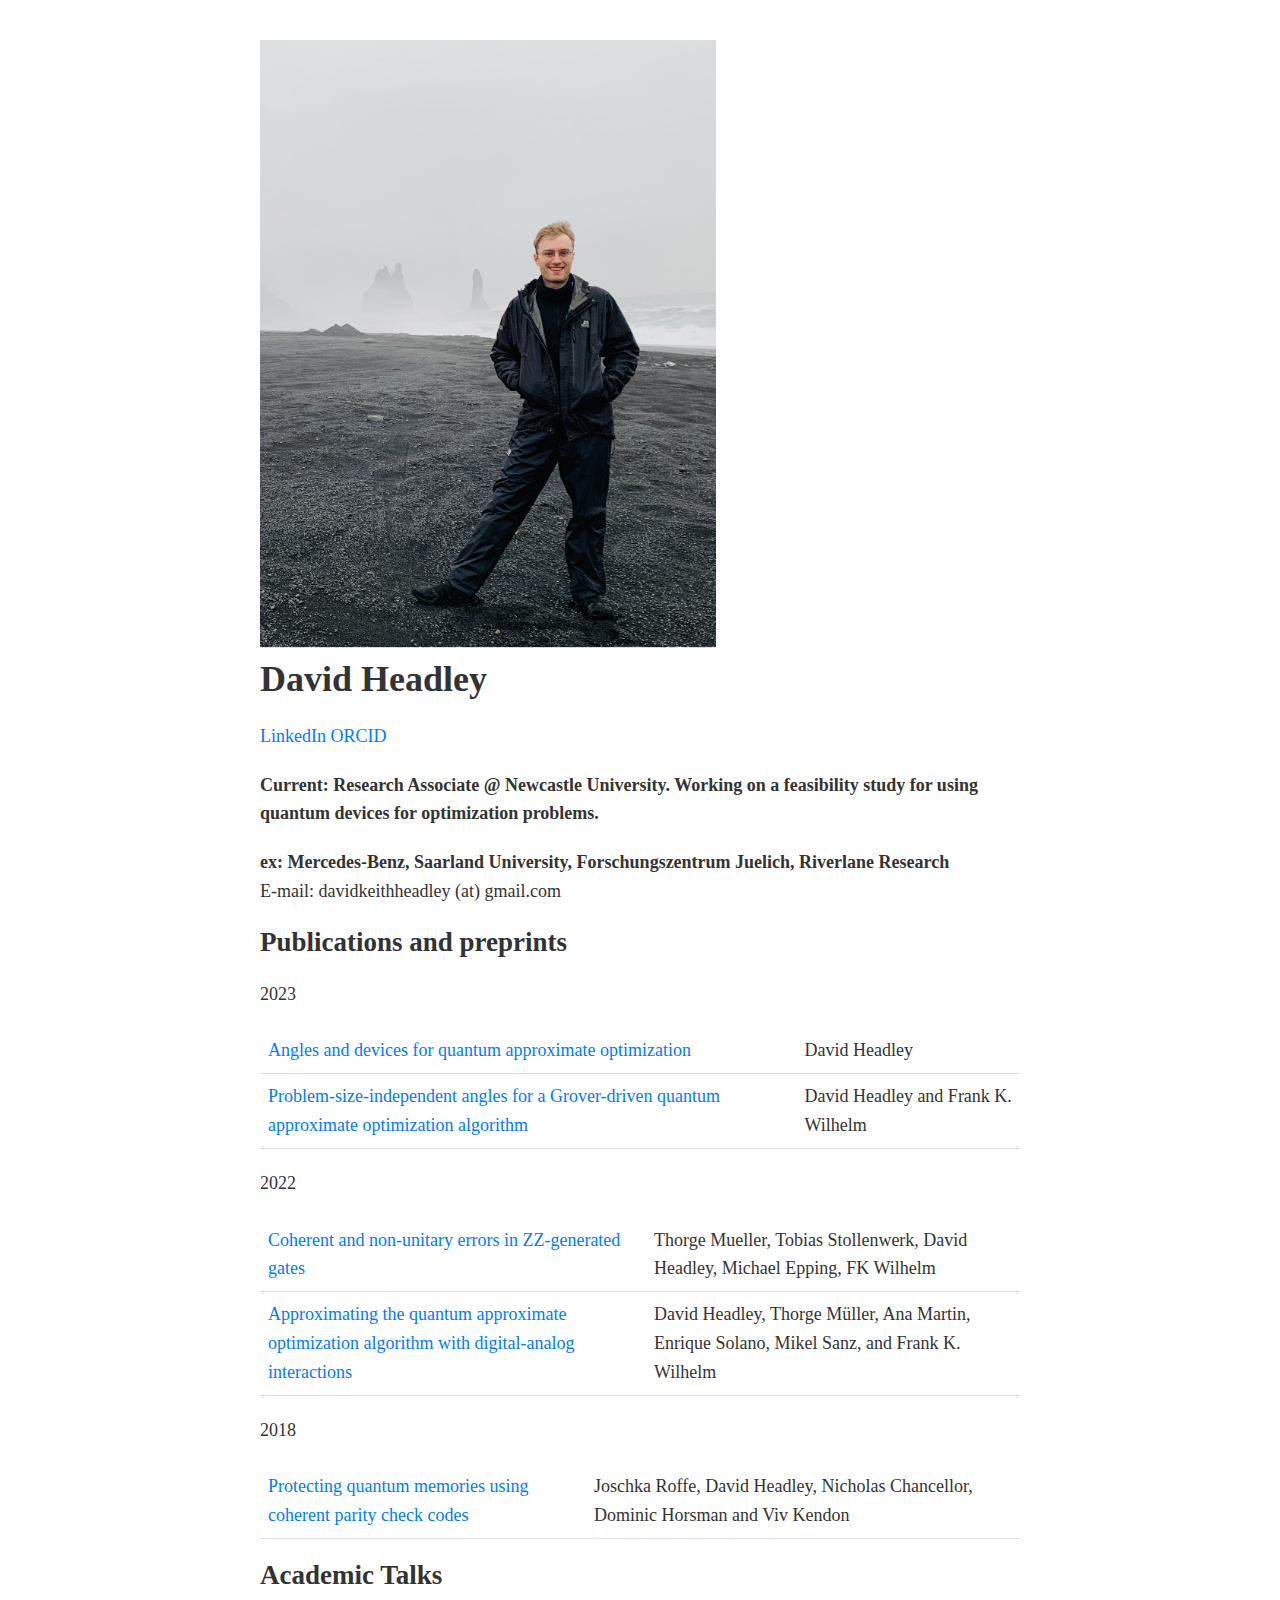
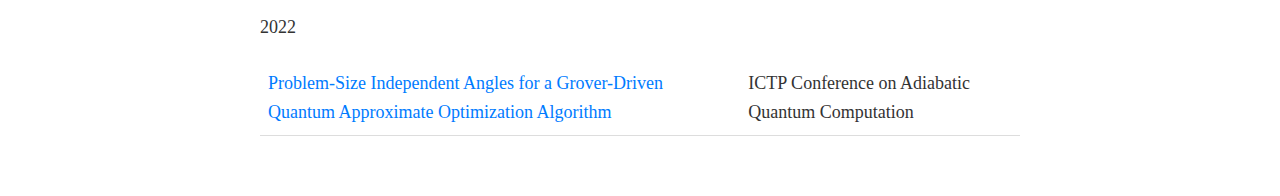
<file: index.html>
<!DOCTYPE html PUBLIC "-//W3C//DTD XHTML 1.0 Strict//EN"
        "http://www.w3.org/TR/xhtml1/DTD/xhtml1-strict.dtd">

<!--suppress XmlDefaultAttributeValue -->
<html xmlns="http://www.w3.org/1999/xhtml" xml:lang="en-GB">

<head>  
    <title>David Headley</title>
    <link rel="stylesheet" href="style.min.css"/>
    <meta name="viewport" content="width=device-width, initial-scale=1.0, shrink-to-fit=no"/>
    <link rel="icon" type="image/x-icon" href="favicon.ico"/>
</head>

<body>
    <div class="container grid-lg">
        <div class="columns">
            <div class="column col-3 col-md-4 col-sm-5">
                <img
                    class="img-responsive img-fit-contain portrait"
                    src="photo/david_headley_photo.jpg"
                    alt="Photograph of David"
                    style="max-width: 60%; height: auto;" />
            </div>
            <div class="column col-9 col-md-8 col-sm-7">
                <h1>David Headley</h1>
                <!-- <p class="occupation">Graduate, Quantum Algorithms</p> -->
    
                <p class="links">
                    <a href="https://www.linkedin.com/in/david-headley-976333102/" class="btn btn-sm">LinkedIn</a>
                    <a href="https://orcid.org/0000-0002-5216-0343" class="btn btn-sm">ORCID</a>
                </p>
                <p><b>Current: Research Associate @ Newcastle University. Working on a feasibility study for using quantum devices for optimization problems.</b><br/>
                <p><b>ex: Mercedes-Benz, Saarland University, Forschungszentrum Juelich, Riverlane Research</b><br/>
                E-mail: davidkeithheadley (at) gmail.com </p>
            </div>
    </div>
    <div class="columns">
        <div class="column col-12">
            
            <h2>Publications and preprints</h2>
            
            <table class="table">
                <tbody>
                    2023
                    <tr><td><a href="https://publikationen.sulb.uni-saarland.de/handle/20.500.11880/37019">Angles and devices for quantum approximate optimization</a>
                    <td> David Headley</td></tr>
                    <tr>
                    <td><a href="https://arxiv.org/abs/2208.10453">Problem-size-independent angles for a Grover-driven quantum approximate optimization algorithm</a></td>
                    <td>David Headley and Frank K. Wilhelm</td>
                </tr>
            </tbody>
            </table>

            <table class="table">
                2022
                <tbody>

                <tr>
                    <td><a href="https://arxiv.org/abs/2304.14212">Coherent and non-unitary errors in ZZ-generated gates</a></td>
                    <td>Thorge Mueller, Tobias Stollenwerk, David Headley, Michael Epping, FK Wilhelm</td>
                </tr>
                <tr>
                    <td><a href="https://arxiv.org/abs/2002.12215">Approximating the quantum approximate optimization algorithm with digital-analog interactions</a>
                    <td>David Headley, Thorge Müller, Ana Martin, Enrique Solano, Mikel Sanz, and Frank K. Wilhelm</td>
                </tr>
            </tbody>
        </table>
        <table class="table">
            2018
            <tbody>
            <tr>
                <td><a href="https://arxiv.org/abs/1709.01866">Protecting quantum memories using coherent parity check codes</a>
                <td>Joschka Roffe, David Headley, Nicholas Chancellor, Dominic Horsman and Viv Kendon</td>
            </tr>
        </tbody>
    </table>

            <h2>Academic Talks</h2>

            <table class="table">
                2022
                <tbody>
                <tr>
                    <td><a href="https://youtu.be/XCXlazyq1FQ">Problem-Size Independent Angles for a Grover-Driven Quantum Approximate Optimization Algorithm</a></td>
                    <td>ICTP Conference on Adiabatic Quantum Computation</td>
                </tr>
                </tbody>
            </table>
            
        
                
        <!-- <h2>Posts</h2>
            <table class="table">
                <tbody>
                <tr>
                    <td><a href="Products.html">Products I think are good</a></td>
                    <td>Updated March 2024 </td>
                </tr>
    
                <tr>
                    <td><a href="Books.html">Books I have read</a></td>
                    <td>Updated March 2024 </td>
                </tr>
                <tr>
                    <td><a href="Investing.html">Modern portfolio theory and why Index funds</a></td>
                    <td>Updated March 2024 </td>
                </tr>

                </tbody>


            </table>
 -->
        </div>
    </div>
</div>
</body>
</html>
</file>
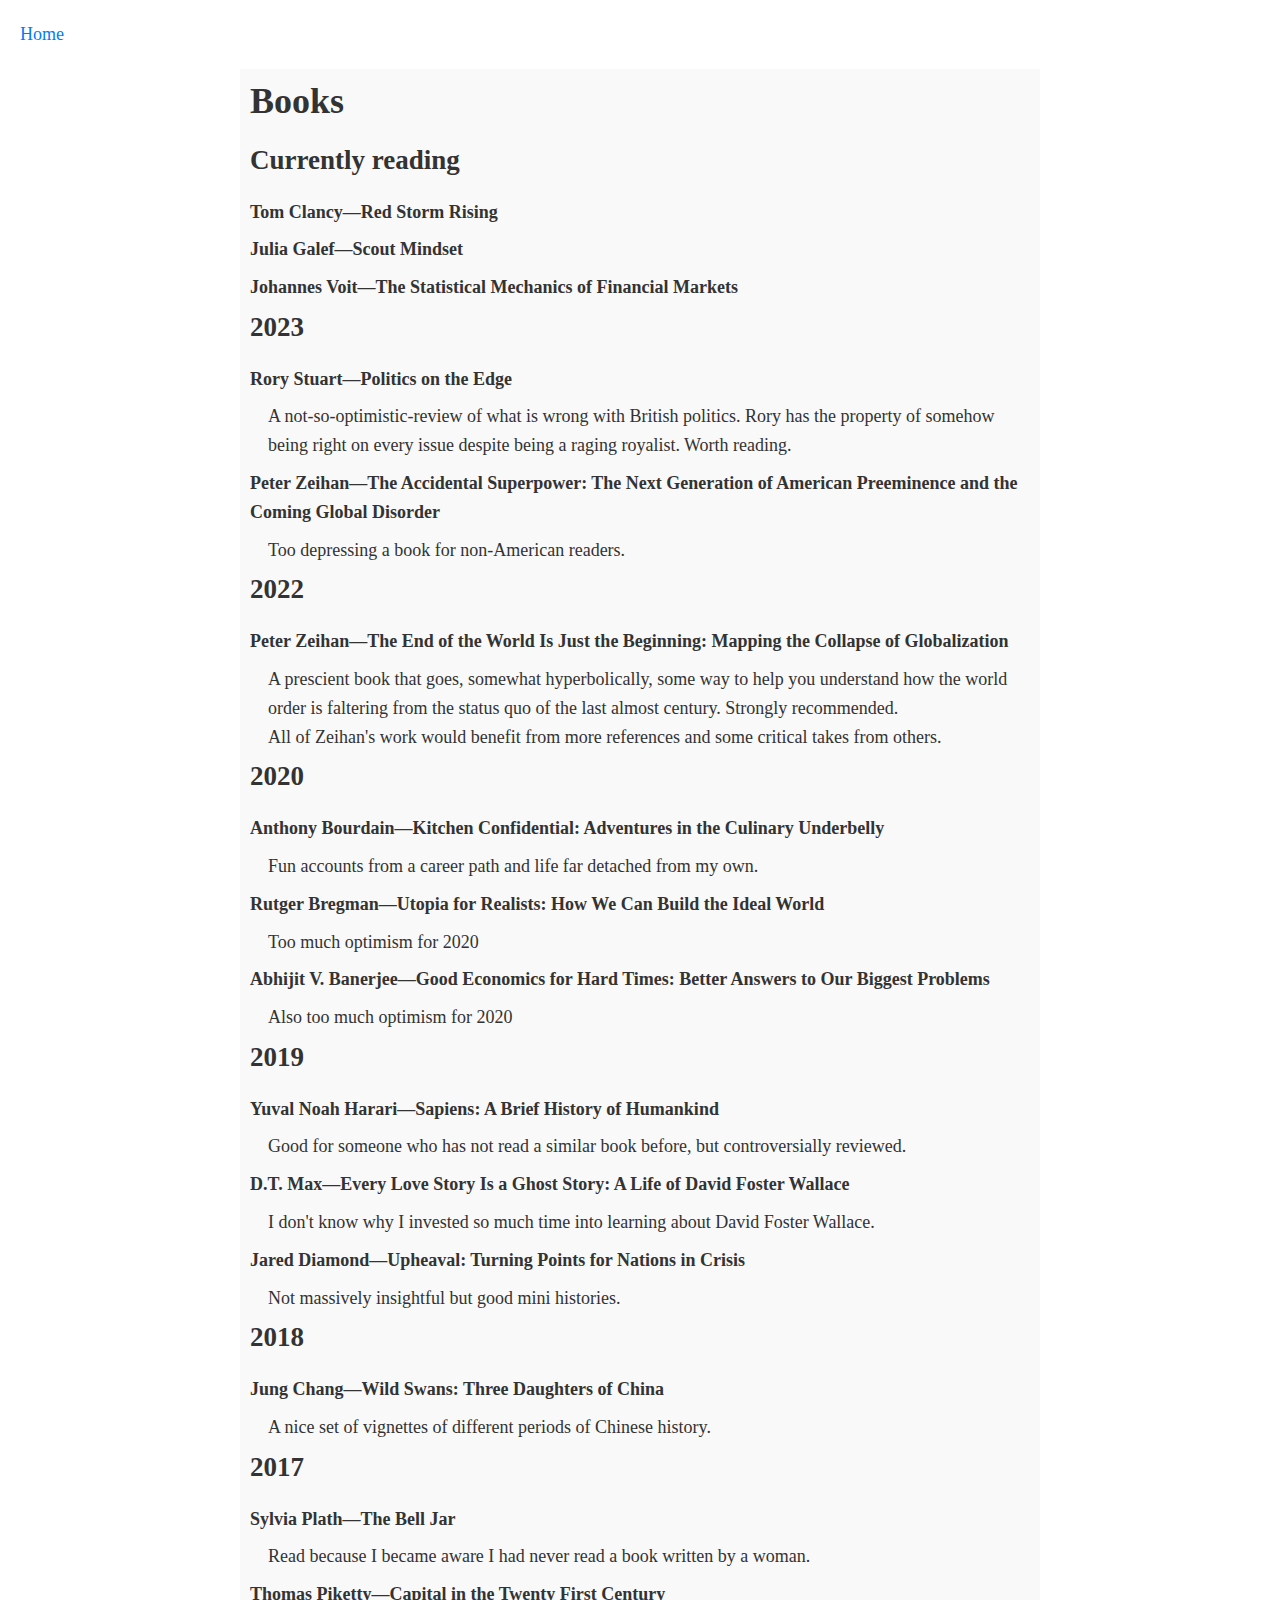
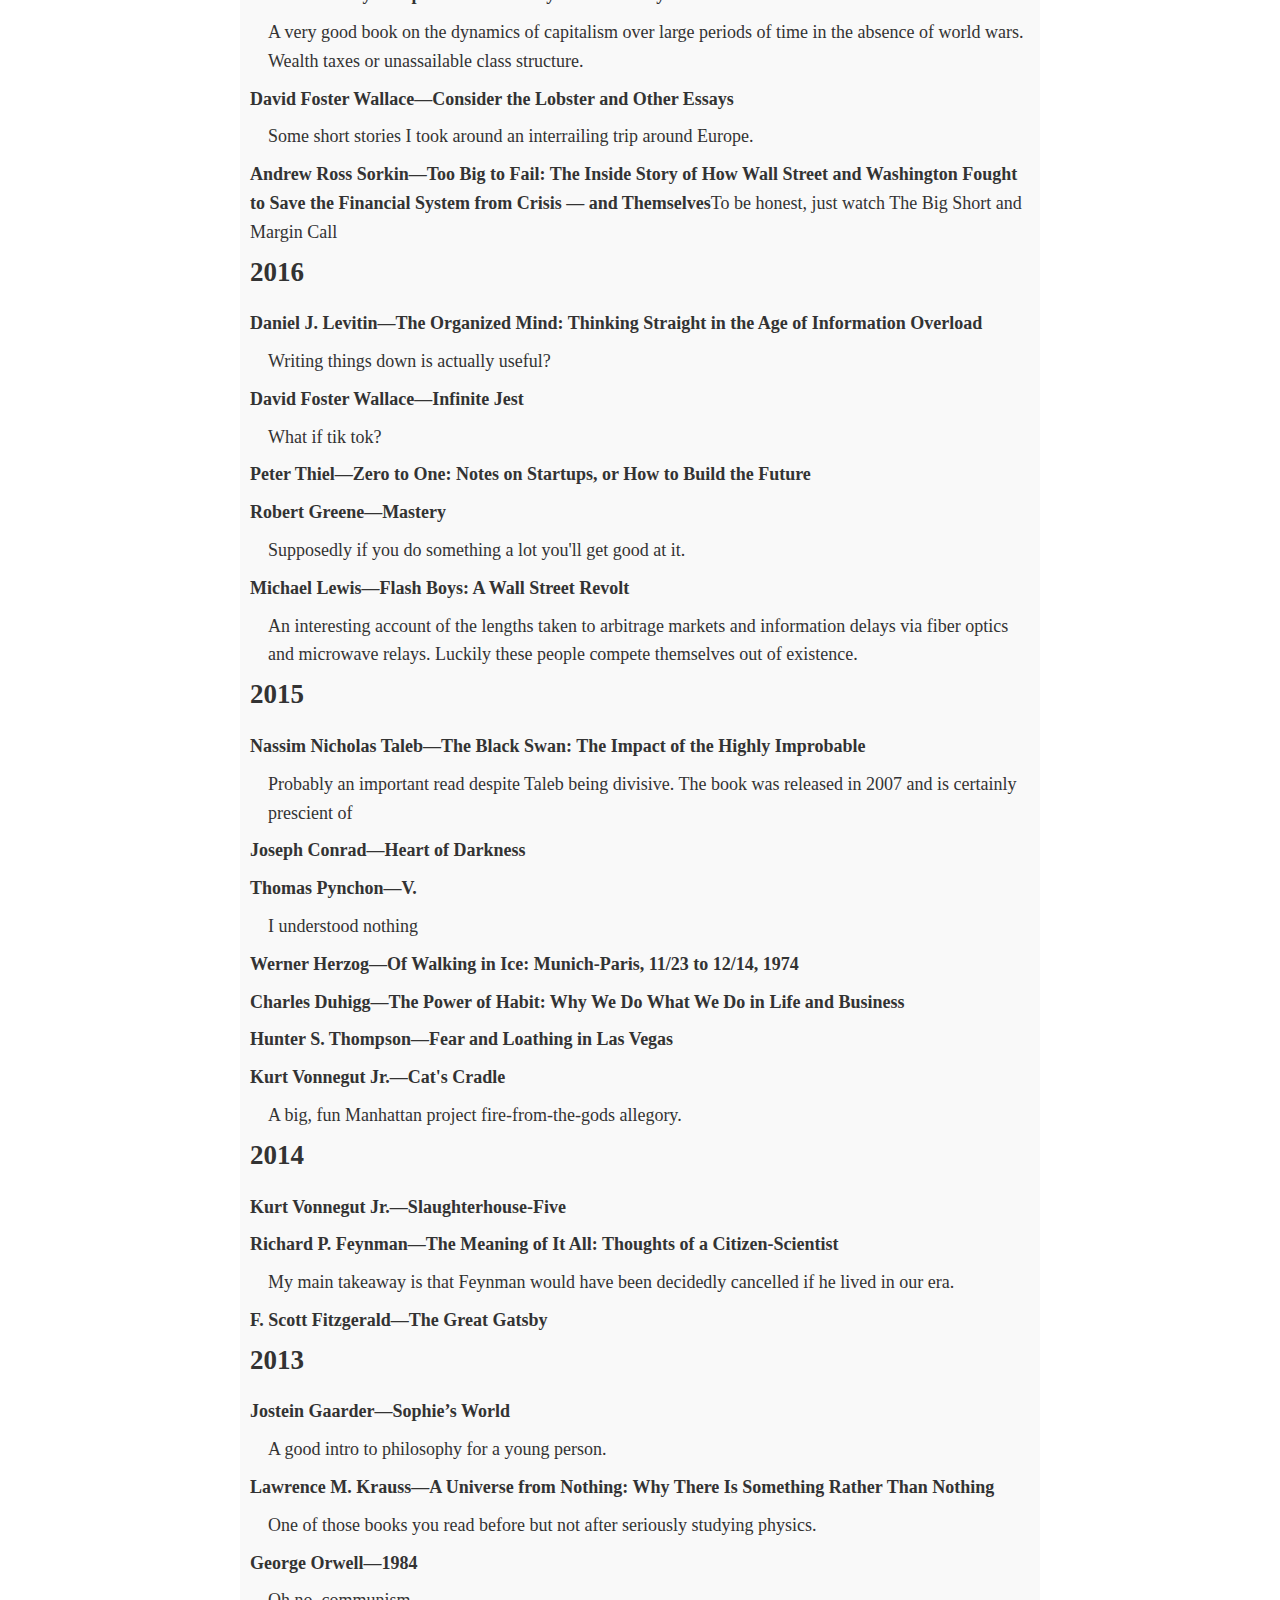
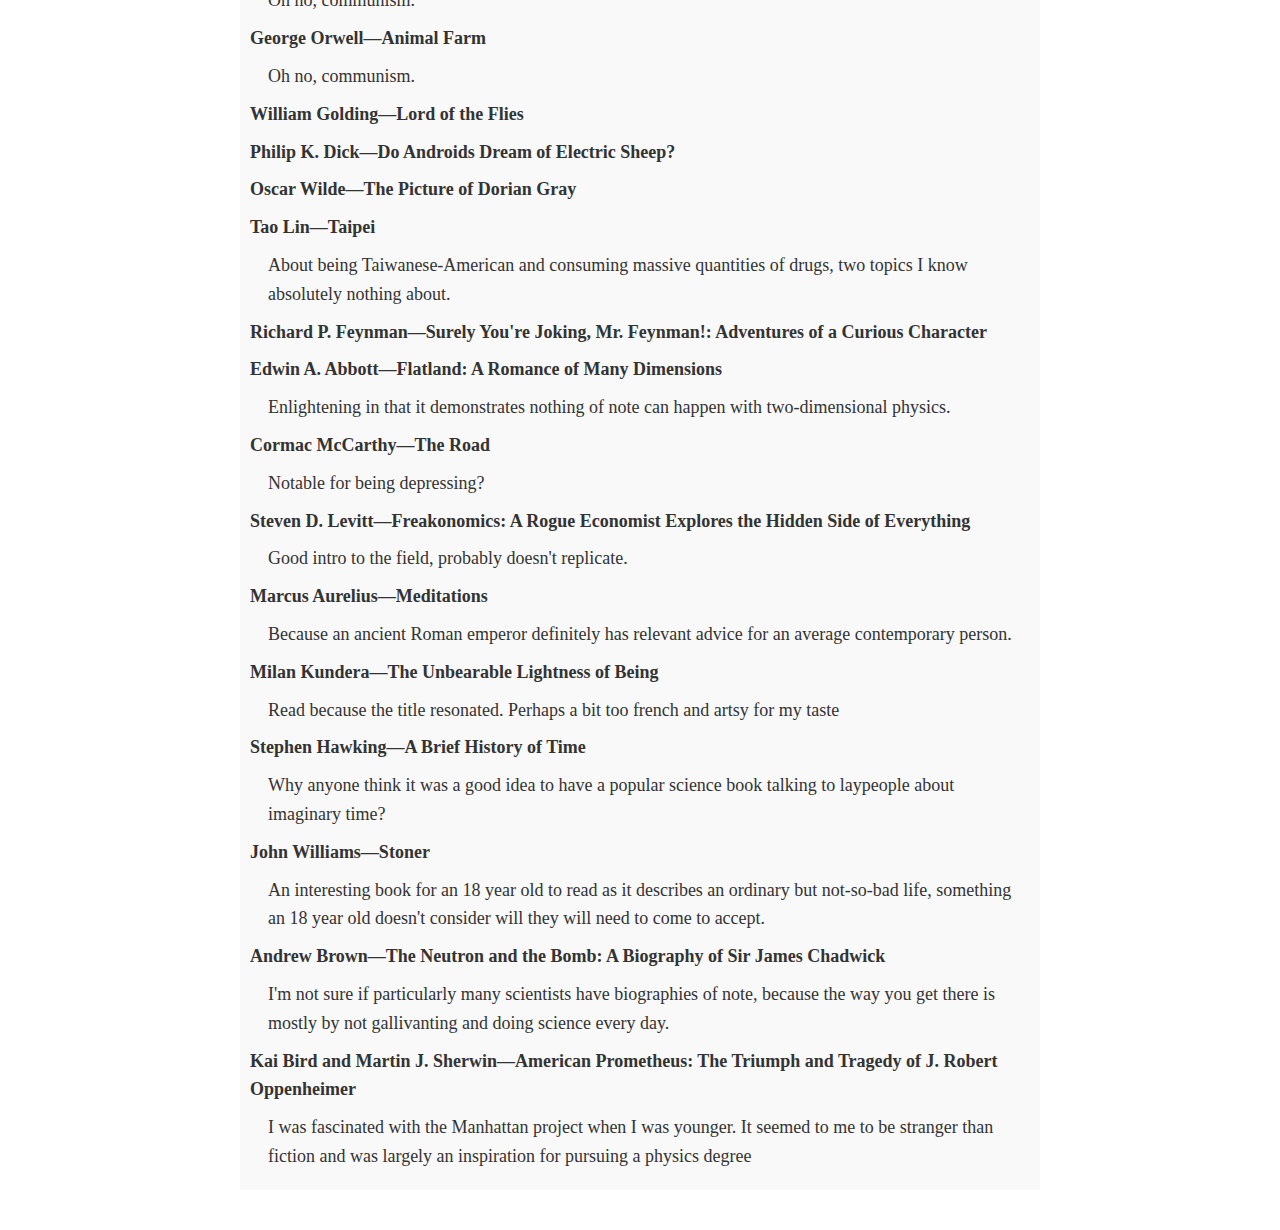
<file: Books.html>
<!DOCTYPE html>
<html lang="en">
<head>
    <meta charset="UTF-8">
    <title>Not Goodreads</title>
    <link rel="stylesheet" href="style.min.css"/>
    <meta name="viewport" content="width=device-width, initial-scale=1.0, shrink-to-fit=no"/>
    <link rel="icon" type="image/x-icon" href="favicon.ico"/>
</head>
<td><a href="index.html">Home</a></td>
<body>
<center>
<div class="text-box">
        <h1>Books</h1>


<h2>Currently reading</h2>
    <div class="book-review">
        <p><strong>Tom Clancy—Red Storm Rising</strong></p>
        <p class="review-text"></p>
    
    <div class="book-review">
        <p><strong>Julia Galef—Scout Mindset</strong></p>
        <p class="review-text"></p>
    <div class="book-review">
        <p><strong>Johannes Voit—The Statistical Mechanics of Financial Markets</strong></p>
        <p class="review-text"></p>

        
    
<h2>2023</h2>

<div class="book-review">
    <p><strong>Rory Stuart—Politics on the Edge</strong></p>
    <p class="review-text">A not-so-optimistic-review of what is wrong with British politics. Rory has the property of somehow being right on every issue despite being a raging royalist. Worth reading. </p>
</div>

<div class="book-review">
<p><strong>Peter Zeihan—The Accidental Superpower: The Next Generation of American Preeminence and the Coming Global Disorder</strong></p>
<p class="review-text"> Too depressing a book for non-American readers.</p>
</div>

<h2>2022</h2>

<div class="book-review">
    <p><strong>Peter Zeihan—The End of the World Is Just the Beginning: Mapping the Collapse of Globalization</strong></p>
    <p class="review-text"> A prescient book that goes, somewhat hyperbolically, some way to help you understand how the world order is faltering from the status quo of the last almost century. Strongly recommended. <br> All of Zeihan's work would benefit from more references and some critical takes from others. </p>

</div>
        
<h2>2020</h2>

        <div class="book-review">
            <p><strong>Anthony Bourdain—Kitchen Confidential: Adventures in the Culinary Underbelly</strong></p>
            <p class="review-text">Fun accounts from a career path and life far detached from my own.</p>
        </div>
        
        <div class="book-review">
            <p><strong>Rutger Bregman—Utopia for Realists: How We Can Build the Ideal World</strong></p>
            <p class="review-text"> Too much optimism for 2020</p>
        </div>
        
        <div class="book-review">
            <p><strong>Abhijit V. Banerjee—Good Economics for Hard Times: Better Answers to Our Biggest Problems</strong></p>
            <p class="review-text">Also too much optimism for 2020</p>

        </div>
        
<h2>2019</h2>

        <div class="book-review">
            <p><strong>Yuval Noah Harari—Sapiens: A Brief History of Humankind</strong></p>
            <p class="review-text">Good for someone who has not read a similar book before, but controversially reviewed.</p>
        </div>
        
        <div class="book-review">
            <p><strong>D.T. Max—Every Love Story Is a Ghost Story: A Life of David Foster Wallace</strong></p>
            <p class="review-text">I don't know why I invested so much time into learning about David Foster Wallace.</p>
        </div>
        
        <div class="book-review">
            <p><strong>Jared Diamond—Upheaval: Turning Points for Nations in Crisis</strong></p>
            <p class="review-text">Not massively insightful but good mini histories.</p>
        </div>
        
<h2>2018</h2>

        <div class="book-review">
            <p><strong>Jung Chang—Wild Swans: Three Daughters of China</strong></p>
            <p class="review-text">A nice set of vignettes of different periods of Chinese history.</p>
        </div>
        
<h2>2017</h2>

        <div class="book-review">
            <p><strong>Sylvia Plath—The Bell Jar</strong></p>
            <p class="review-text">Read because I became aware I had never read a book written by a woman.</p>
        </div>
        
        <div class="book-review">
            <p><strong>Thomas Piketty—Capital in the Twenty First Century</strong></p>
            <p class="review-text">A very good book on the dynamics of capitalism over large periods of time in the absence of world wars. Wealth taxes or unassailable class structure. </p>
        </div>
        
        <div class="book-review">
            <p><strong>David Foster Wallace—Consider the Lobster and Other Essays</strong></p>
            <p class="review-text">Some short stories I took around an interrailing trip around Europe. </p>
        </div>
        
        <div class="book-review">
            <p><strong>Andrew Ross Sorkin—Too Big to Fail: The Inside Story of How Wall Street and Washington Fought to Save the Financial System from Crisis — and Themselves</strong>To be honest, just watch The Big Short and Margin Call</p>
            <p class="review-text"></p>
        </div>
        
<h2>2016</h2>

        <div class="book-review">
            <p><strong>Daniel J. Levitin—The Organized Mind: Thinking Straight in the Age of Information Overload</strong></p>
            <p class="review-text">Writing things down is actually useful?</p>
        </div>
        
        <div class="book-review">
            <p><strong>David Foster Wallace—Infinite Jest</strong></p>
            <p class="review-text">What if tik tok?</p>
        </div>
        
        <div class="book-review">
            <p><strong>Peter Thiel—Zero to One: Notes on Startups, or How to Build the Future</strong></p>
            <p class="review-text"></p>
        </div>
        
        <div class="book-review">
            <p><strong>Robert Greene—Mastery</strong></p>
            <p class="review-text">Supposedly if you do something a lot you'll get good at it.</p>
        </div>
        
        <div class="book-review">
            <p><strong>Michael Lewis—Flash Boys: A Wall Street Revolt</strong></p>
            <p class="review-text">An interesting account of the lengths taken to arbitrage markets and information delays via fiber optics and microwave relays. Luckily these people compete themselves out of existence.</p>
        </div>
        
<h2>2015</h2>

        <div class="book-review">
            <p><strong>Nassim Nicholas Taleb—The Black Swan: The Impact of the Highly Improbable</strong></p>
            <p class="review-text">Probably an important read despite Taleb being divisive. The book was released in 2007 and is certainly prescient of </p>
        </div>
        
        <div class="book-review">
            <p><strong>Joseph Conrad—Heart of Darkness</strong></p>
            <p class="review-text"></p>
        </div>
        
        <div class="book-review">
            <p><strong>Thomas Pynchon—V.</strong></p>
            <p class="review-text">I understood nothing</p>
        </div>
        
        <div class="book-review">
            <p><strong>Werner Herzog—Of Walking in Ice: Munich-Paris, 11/23 to 12/14, 1974</strong></p>
            <p class="review-text"></p>
        </div>
        
        <div class="book-review">
            <p><strong>Charles Duhigg—The Power of Habit: Why We Do What We Do in Life and Business</strong></p>
            <p class="review-text"></p>
        </div>
        
        <div class="book-review">
            <p><strong>Hunter S. Thompson—Fear and Loathing in Las Vegas</strong></p>
            <p class="review-text"></p>
        </div>
        
        <div class="book-review">
            <p><strong>Kurt Vonnegut Jr.—Cat's Cradle</strong></p>
            <p class="review-text">A big, fun Manhattan project fire-from-the-gods allegory.</p>
        </div>
        
<h2>2014</h2>

        <div class="book-review">
            <p><strong>Kurt Vonnegut Jr.—Slaughterhouse-Five</strong></p>
            <p class="review-text"></p>
        </div>
        
        <div class="book-review">
            <p><strong>Richard P. Feynman—The Meaning of It All: Thoughts of a Citizen-Scientist</strong></p>
            <p class="review-text">My main takeaway is that Feynman would have been decidedly cancelled if he lived in our era.</p>
        </div>
        
        <div class="book-review">
            <p><strong>F. Scott Fitzgerald—The Great Gatsby</strong></p>
            <p class="review-text"></p>
        </div>
        
<h2>2013</h2>

        
        <div class="book-review">
            <p><strong>Jostein Gaarder—Sophie’s World</strong></p>
            <p class="review-text">A good intro to philosophy for a young person.</p>
        </div>
        
        
        <div class="book-review">
            <p><strong>Lawrence M. Krauss—A Universe from Nothing: Why There Is Something Rather Than Nothing</strong></p>
            <p class="review-text">One of those books you read before but not after seriously studying physics.</p>
        </div>
        
        <div class="book-review">
            <p><strong>George Orwell—1984</strong></p>
            <p class="review-text">Oh no, communism.</p>
        </div>
                <div class="book-review">
            <p><strong>George Orwell—Animal Farm</strong></p>
            <p class="review-text">Oh no, communism.</p>
        </div>
        <div class="book-review">
            <p><strong>William Golding—Lord of the Flies</strong></p>
            <p class="review-text"></p>
        </div>

        <div class="book-review">
            <p><strong>Philip K. Dick—Do Androids Dream of Electric Sheep?</strong></p>
            <p class="review-text"></p>
        </div>
        
        <div class="book-review">
            <p><strong>Oscar Wilde—The Picture of Dorian Gray</strong></p>
            <p class="review-text"></p>
        </div>
        
        <div class="book-review">
            <p><strong>Tao Lin—Taipei</strong></p>
            <p class="review-text"> About being Taiwanese-American and consuming massive quantities of drugs, two topics I know absolutely nothing about.</p>
        </div>
        
        <div class="book-review">
            <p><strong>Richard P. Feynman—Surely You're Joking, Mr. Feynman!: Adventures of a Curious Character</strong></p>
            <p class="review-text"></p>
        </div>
        
        <div class="book-review">
            <p><strong>Edwin A. Abbott—Flatland: A Romance of Many Dimensions</strong></p>
            <p class="review-text">Enlightening in that it demonstrates nothing of note can happen with two-dimensional physics.</p>
        </div>
        
        <div class="book-review">
            <p><strong>Cormac McCarthy—The Road</strong></p>
            <p class="review-text">Notable for being depressing?</p>
        </div>
        
        <div class="book-review">
            <p><strong>Steven D. Levitt—Freakonomics: A Rogue Economist Explores the Hidden Side of Everything</strong></p>
            <p class="review-text">Good intro to the field, probably doesn't replicate.</p>
        </div>
        
        <div class="book-review">
            <p><strong>Marcus Aurelius—Meditations</strong></p>
            <p class="review-text">Because an ancient Roman emperor definitely has relevant advice for an average contemporary person.</p>
        </div>
        <div class="book-review">
            <p><strong>Milan Kundera—The Unbearable Lightness of Being</strong></p>
            <p class="review-text">Read because the title resonated. Perhaps a bit too french and artsy for my taste</p>
        </div>

        <div class="book-review">
            <p><strong>Stephen Hawking—A Brief History of Time</strong></p>
            <p class="review-text">Why anyone think it was a good idea to have a popular science book talking to laypeople about imaginary time?</p>
        </div>
        
        <div class="book-review">
            <p><strong>John  Williams—Stoner</strong></p>
            <p class="review-text">An interesting book for an 18 year old to read as it describes an ordinary but not-so-bad life, something an 18 year old doesn't consider will they will need to come to accept.</p>
        </div>
        
        <div class="book-review">
            <p><strong>Andrew Brown—The Neutron and the Bomb: A Biography of Sir James Chadwick</strong></p>
            <p class="review-text">I'm not sure if particularly many scientists have biographies of note, because the way you get there is mostly by not gallivanting and doing science every day.</p>
        </div>

        <div class="book-review">
            <p><strong>Kai Bird and Martin J. Sherwin—American Prometheus: The Triumph and Tragedy of J. Robert Oppenheimer</strong></p>
            <p class="review-text">I was fascinated with the Manhattan project when I was younger. It seemed to me to be stranger than fiction and was largely an inspiration for pursuing a physics degree</p>
        </div>


        
</div>
</center>
</body>
</html>
</file>
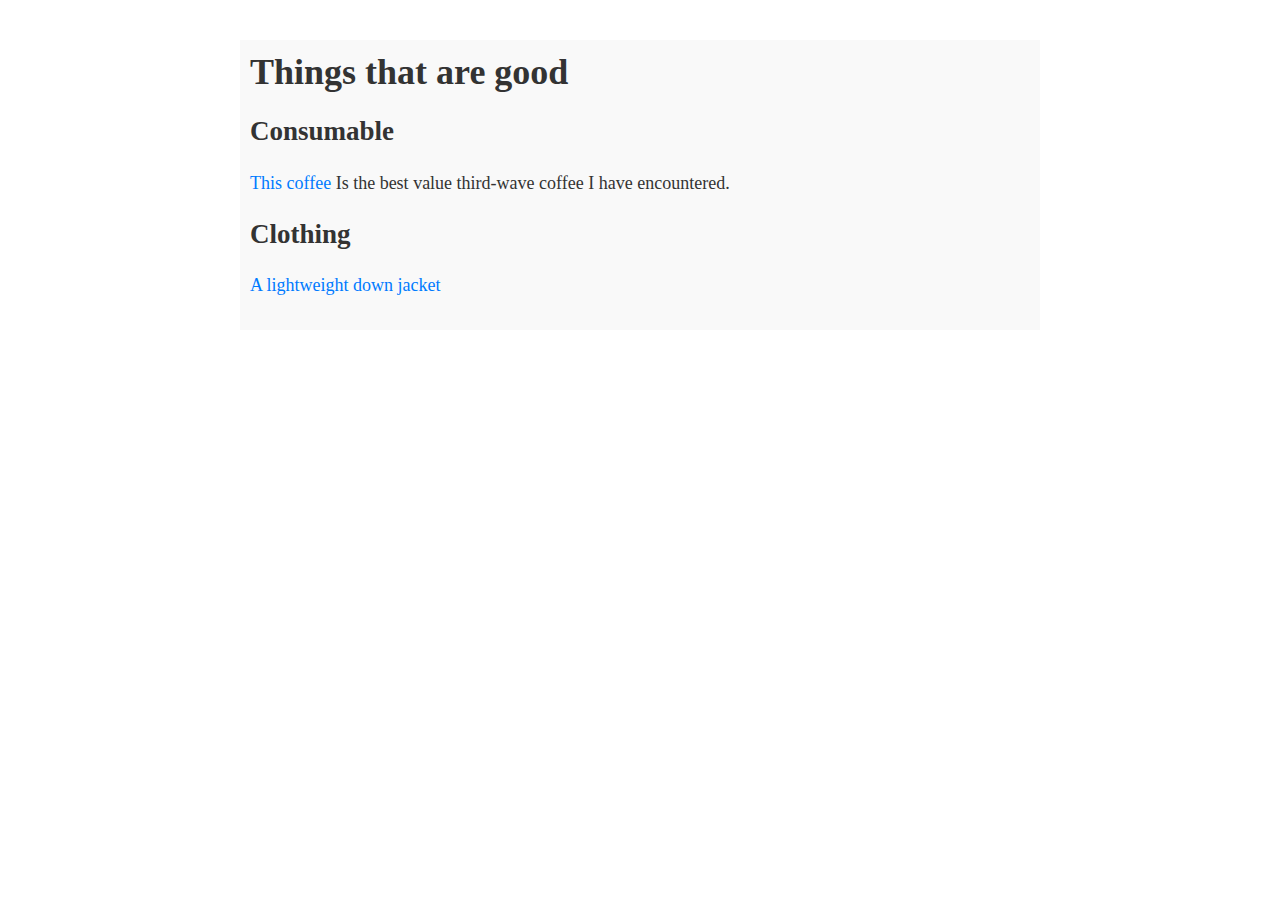
<file: Products.html>
<!DOCTYPE html>
<html lang="en">
<head>
    <meta charset="UTF-8">
    <title>the small web</title>
    <link rel="stylesheet" href="style.min.css"/>
    <meta name="viewport" content="width=device-width, initial-scale=1.0, shrink-to-fit=no"/>
    <link rel="icon" type="image/x-icon" href="favicon.ico"/>
</head>
<body>
<center>
<div class="text-box">
        
    <h1>Things that are good</h1> 
    
    <h2>Consumable</h2>
        <p><a href="https://www.fikacoffeeroasters.co.uk/coffee/p/coffee-tar7c-fapys-w69lw-tfp8k" target="_blank">This coffee </a> Is the best value third-wave coffee I have encountered.
    <h2>Clothing</h2>
        <p> <a href="https://www.decathlon.co.uk/p/men-s-mountain-trekking-hooded-down-jacket-mt100-5-degc/_/R-p-167571" target="_blank"> A lightweight down jacket </a>
</div>
</body></center>
</html>
</file>
<file: style.min.css>
/* Basic Resets */
* {
    box-sizing: border-box;
    margin: 0;
    padding: 0;
}

body {
    font-family: 'Georgia', Times, serif;
    font-size: 18px; /* Adjust base font size for better readability */
    line-height: 1.6;
    color: #333;
    background-color: #fff;
    padding: 20px;
}

.book-review p {
    margin-bottom: 0.5em;
    margin-top: 0.5em;
}

.book-review p:first-child {
    margin-bottom: 0.25em;
}

.review-text {
    padding-left: 1em; /* Indents the review text */
}


/* Basic Typography */
h1, h2, h3, h4, h5, h6 {
    margin-bottom: 20px;
    line-height: 1.25;
}

/* Adjusted Paragraph Spacing */
p {
    margin-top: 20px; /* Space above the paragraph */
    margin-bottom: 20px; /* Space below the paragraph */
    line-height: 1.6; /* Adjusted line height for paragraph */
}

/* Links */
a {
    color: #007bff;
    text-decoration: none;
}

a:hover {
    text-decoration: underline;
}

/* Container for content to limit width */
.container {
    max-width: 800px;
    margin: auto;
    padding: 20px;
}

/* Text Box Styling */
.text-box {
    padding: 10px; /* Reduced padding for text box */
    margin: 20px 0; /* Adjusted margin for spacing around text box */
    max-width: 800px;
    width: auto;
    height: auto;
    box-sizing: border-box;
    text-align: left; /* Ensures text is left-justified */
    background-color: #f9f9f9; /* Optional: background color for text box */
}

/* Table styles for minimalistic design */
.table {
    width: 100%;
    border-collapse: collapse;
    margin: 20px 0;
}

.table th,
.table td {
    text-align: left;   
    padding: 8px;
    border-bottom: 1px solid #ddd;
}

.table th {
    background-color: #f8f9fa;
}

.img-responsive {
    width: 100%;
    max-width: 600px;
    height: auto;
}

/* Utility classes for spacing */
.mt-20 { margin-top: 20px; }
.mb-20 { margin-bottom: 20px; }
</file>
